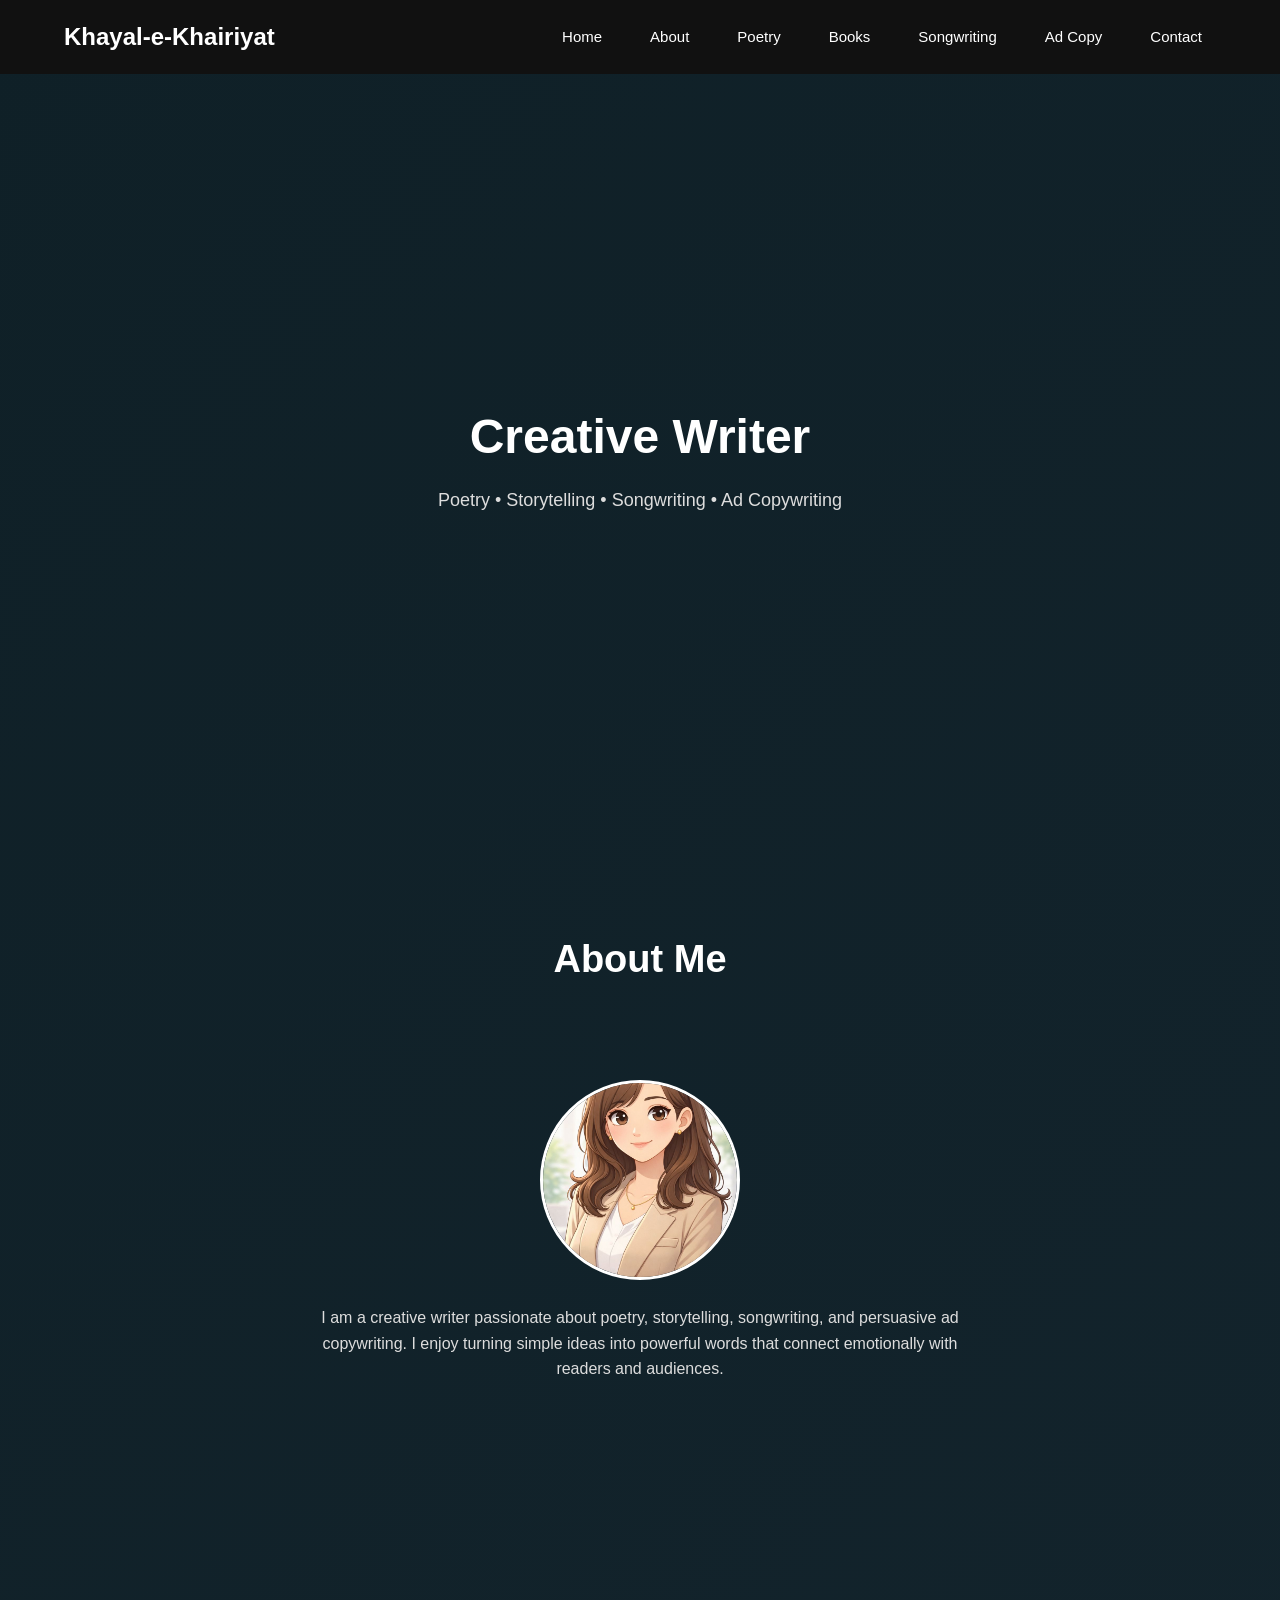
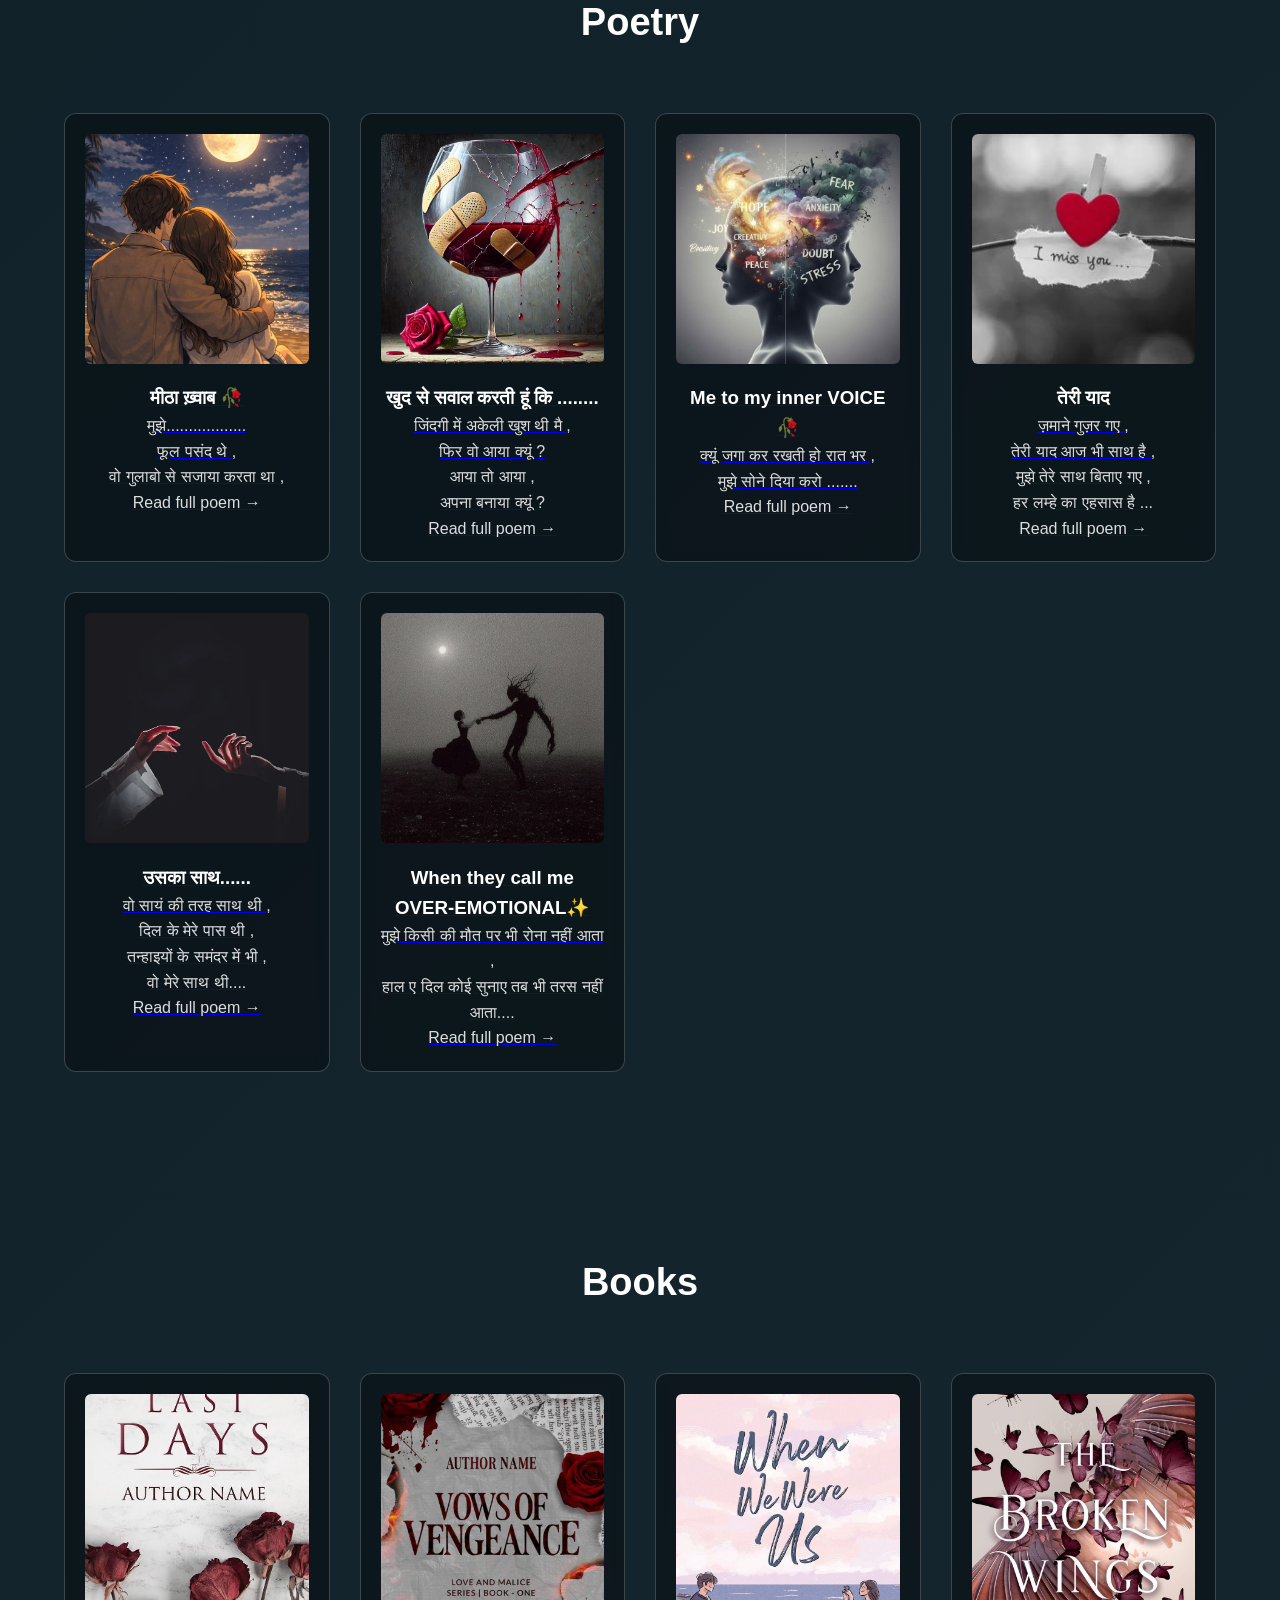
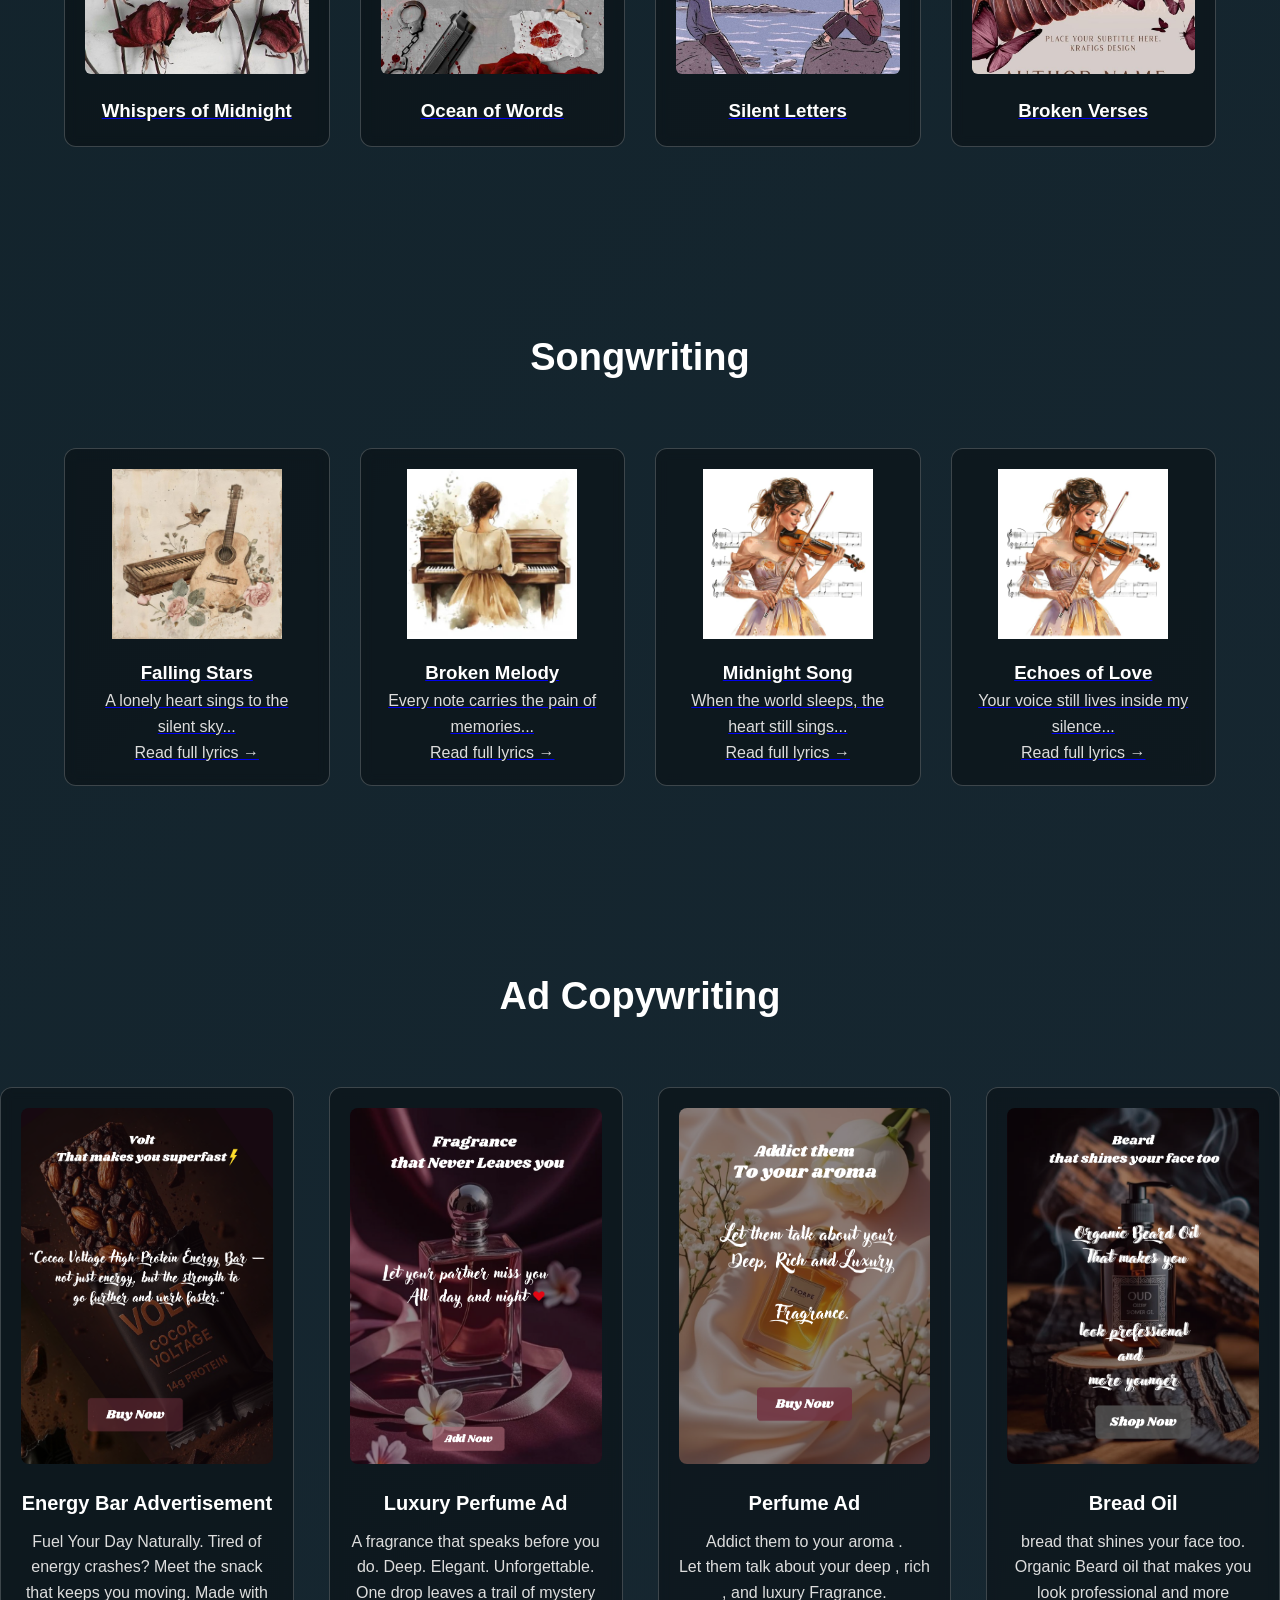
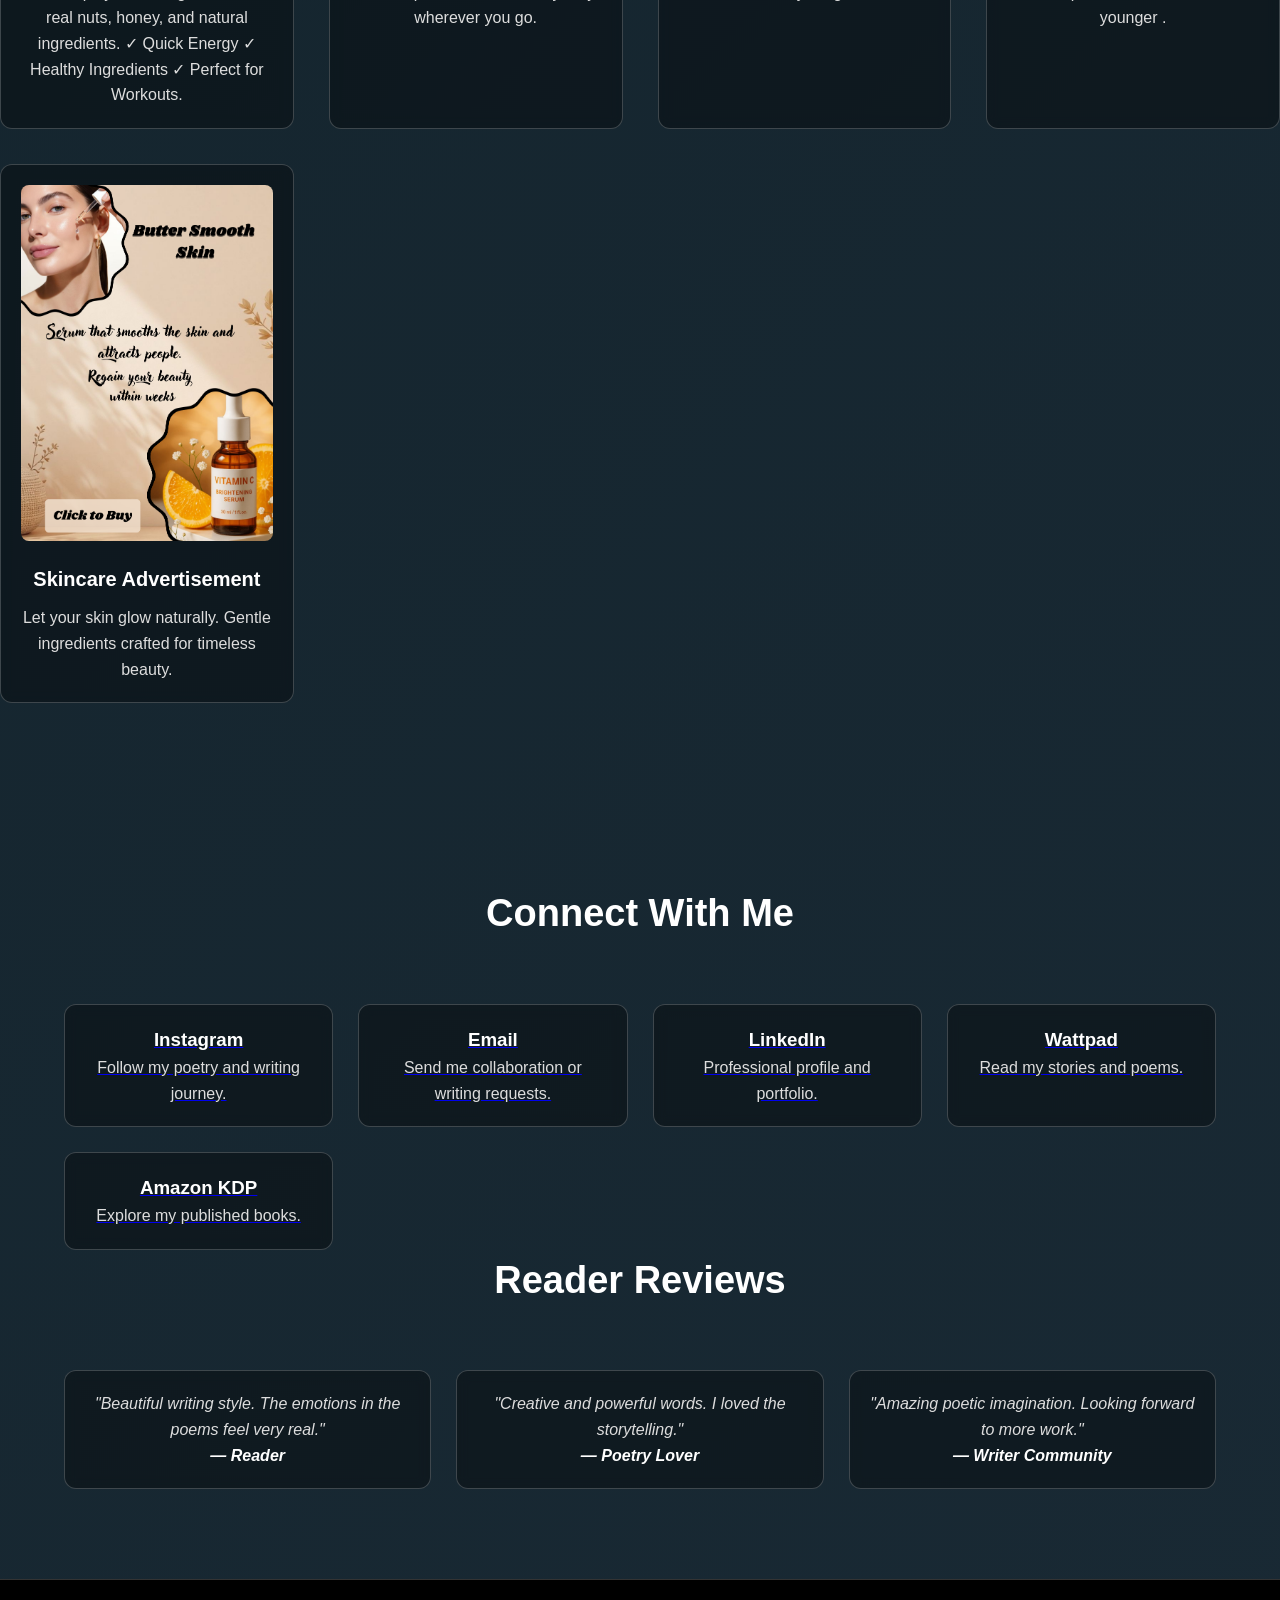
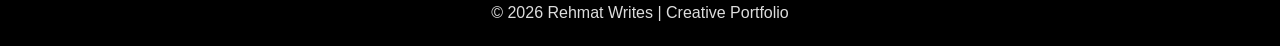
<file: index.html>
<!DOCTYPE html>
<html lang="en">
<head>
<meta charset="UTF-8">
<meta name="viewport" content="width=device-width, initial-scale=1.0">
<title>Creative Writer Portfolio</title>
<link rel="stylesheet" href="style.css">

<link href="https://fonts.googleapis.com/css2?family=Playfair+Display&display=swap" rel="stylesheet">
<link href="https://fonts.googleapis.com/css2?family=Playfair+Display:wght@400;600&display=swap" rel="stylesheet">

</head>

<body>

<header>
<div class="container nav">
<h2 class="logo">Khayal-e-Khairiyat</h2>

<ul class="nav-links">
<li><a href="#home">Home</a></li>
<li><a href="#about">About</a></li>
<li><a href="#poetry">Poetry</a></li>
<li><a href="#books">Books</a></li>
<li><a href="#songs">Songwriting</a></li>
<li><a href="#copywriting">Ad Copy</a></li>
<!-- <li><a href="#stories">Stories</a></li> -->
<li><a href="#contact">Contact</a></li>
</ul>
</div>
</header>

<!-- HOME -->

<section id="home" class="hero">
     <!-- <img src="my pics/꒰𝙰𝚒 𝙰𝚛𝚝꒱ Wallpaper.jpg"> -->
    
    <div class="hero-container">
    
    
    <div class="hero-text">
    <h1>Creative Writer</h1>
    <p>Poetry • Storytelling • Songwriting • Ad Copywriting</p>
    <!-- <a href="#contact" class="btn">Work With Me</a> -->
    </div>
    
    
    </div>
</section>



<!-- ABOUT -->

<section id="about">

    <!-- <img src="my pics/download (44).jpg" class="about-bg"> -->

<div class="container">

<h2>About Me</h2>

<div class="about-card">

    <img src="my pics/Neat professional anime girl!.jpg" class="about-img">
<p>
I am a creative writer passionate about poetry, storytelling,
songwriting, and persuasive ad copywriting. I enjoy turning
simple ideas into powerful words that connect emotionally
with readers and audiences.
</p>
</div>
</div>
</section>

<!-- POETRY -->
<!-- POETRY -->
<section id="poetry" class="gray">

<!-- <img src="my pics/download (48).jpg" class="poetry-bg"> -->

<div class="container">

<h2>Poetry</h2>

<div class="grid">

<a href="poetry.html#meetha-khwab" class="card poetry-card">

<img src="my pics/download (65).jpg" class="poetry-cover">

<h3>मीठा ख़्वाब 🥀</h3>
<p>
मुझे..................
<br>फूल पसंद थे ,
<br>वो गुलाबो से सजाया करता था ,
<br>
<span class="readmore">Read full poem →</span>
</p>

</a>

<a href="poetry.html#khud-se-sawal" class="card poetry-card">

<img src="my pics/Valentines.jpg" class="poetry-cover">

<h3>खुद से सवाल करती हूं कि ........</h3>
<p>
जिंदगी में अकेली खुश थी मै ,
<br>फिर वो आया क्यूं ?
<br>आया तो आया ,
<br>अपना बनाया क्यूं ?
<br>
<span class="readmore">Read full poem →</span>
</p>

</a>

<a href="poetry.html#inner-voice" class="card poetry-card">

<img src="my pics/download (67).jpg" class="poetry-cover">

<h3>Me to my inner VOICE 🥀</h3>
<p>
क्यूं जगा कर रखती हो रात भर ,
<br>मुझे सोने दिया करो .......
<br>
<span class="readmore">Read full poem →</span>
</p>

</a>

<a href="poetry.html#yaad" class="card poetry-card">

<img src="my pics/Missing You Quotes for Love, Friends and Family.jpg" class="poetry-cover">

<h3>तेरी याद</h3>
<p>
ज़माने गुज़र गए ,
 <br>तेरी याद आज भी साथ है ,
<br>मुझे तेरे साथ बिताए गए ,
 <br>हर लम्हे का एहसास है ...
<br>
<span class="readmore">Read full poem →</span>
</p>

</a>

<a href="poetry.html#uska-saath" class="card poetry-card">

<img src="my pics/download (68).jpg" class="poetry-cover">

<h3>उसका साथ......
</h3>
<p>
वो सायं की तरह साथ थी ,
<br>दिल के मेरे पास थी ,
<br>तन्हाइयों के समंदर में भी ,
<br>वो मेरे साथ थी....
<br>
<span class="readmore">Read full poem →</span>
</p>

</a>

<a href="poetry.html#over-emotional" class="card poetry-card">

<img src="my pics/download (66).jpg" class="poetry-cover">

<h3>When they call me OVER-EMOTIONAL✨</h3>
<p>
मुझे किसी की मौत पर  भी रोना नहीं आता ,
<br> हाल ए दिल कोई सुनाए तब भी तरस नहीं आता....
<br>
<span class="readmore">Read full poem →</span>
</p>

</a>

</div>
</div>
</section>


<!-- BOOKS -->

<section id="books">

<!-- <img src="my pics/download (58).jpg" class="books-bg"> -->

<div class="container">
<h2>Books</h2>

<div class="grid">

<a href="comingsoon.html" class="book-card">

    <img src="my pics/70 Books Everyone Should Read At Least Once.jpg" class="book-cover">
    <h3>Whispers of Midnight</h3>

</a>


<a href="comingsoon.html" class="book-card">


    <img src="my pics/Vows Of Vengeance.jpg" class="book-cover">
    <h3>Ocean of Words</h3>
</a>


<a href="comingsoon.html" class="book-card">


    <img src="my pics/When We Were Us.jpg" class="book-cover">
    <h3>Silent Letters</h3>
</a>

<a href="comingsoon.html" class="book-card">


    <img src="my pics/70 Books Everyone Should Ready At least Once, As Shared By People In This Online Thread.jpg" class="book-cover">
    <h3>Broken Verses</h3>
</a>


</div>
</div>

</section>

<!-- SONGWRITING -->


<!-- SONGWRITING -->

<section id="songs">

<!-- <img src="my pics/download (57).jpg" class="song-bg"> -->

<div class="container">

<h2>Songwriting</h2>

<div class="grid">

<a href="comingsoon.html" class="card song-card">


    <img src="my pics/Instrumental for any occasion.jpg" class="song-cover">
    
    <h3>Falling Stars</h3>
    <p>
    A lonely heart sings to the silent sky...
    <br>
    <span class="readmore">Read full lyrics →</span>
    </p>
</a>





<a href="comingsoon.html" class="card song-card">

<img src="my pics/Girl playing piano.jpg" class="song-cover">

<h3>Broken Melody</h3>

<p>
Every note carries the pain of memories...
<br>
<span class="readmore">Read full lyrics →</span>
</p>

</a>

<a href="comingsoon.html" class="card song-card">

<img src="my pics/Elegant Violinist Clipart.jpg" class="song-cover">

<h3>Midnight Song</h3>

<p>
When the world sleeps, the heart still sings...
<br>
<span class="readmore">Read full lyrics →</span>
</p>

</a>

<a href="comingsoon.html" class="card song-card">

<img src="my pics/Elegant Violinist Clipart.jpg" class="song-cover">

<h3>Echoes of Love</h3>

<p>
Your voice still lives inside my silence...
<br>
<span class="readmore">Read full lyrics →</span>
</p>

</a>

</div>

</div>

</section>


<!-- COPYWRITING -->

<section id="copywriting" class="ad-section">
  <h2>Ad Copywriting</h2>

  <div class="ad-container">

    <!-- Ad 1 -->
    <div class="ad-card">
      <img src="my pics/4.png" alt="">
      <h3>Energy Bar Advertisement</h3>
      <p>
        Fuel Your Day Naturally. Tired of energy crashes? Meet the snack that keeps you moving.
        Made with real nuts, honey, and natural ingredients.
        ✓ Quick Energy ✓ Healthy Ingredients ✓ Perfect for Workouts.
      </p>
    </div>

    <!-- Ad 2 -->
    <div class="ad-card">
      <img src="my pics/1.png" alt="">
      <h3>Luxury Perfume Ad</h3>
      <p>
        A fragrance that speaks before you do. Deep. Elegant. Unforgettable.
        One drop leaves a trail of mystery wherever you go.
      </p>
    </div>

    <!-- Ad 3 -->
    <div class="ad-card">
      <img src="my pics/2.png" alt="">
      <h3>Perfume Ad</h3>
      <p>
        Addict them to your aroma .
        <br>Let them talk about your deep , rich , and  luxury Fragrance.
      </p>
    </div>

    <!-- Ad 4 -->
    <div class="ad-card">
      <img src="my pics/3.png" alt="">
      <h3>Bread Oil</h3>
      <p>
       bread that shines your face too.
       <br>Organic Beard oil that makes you look professional and more younger .
      </p>
    </div>

    <!-- Ad 5 -->
    <div class="ad-card">
      <img src="my pics/5.png" alt="">
      <h3>Skincare Advertisement</h3>
      <p>
        Let your skin glow naturally. Gentle ingredients crafted
        for timeless beauty.
      </p>
    </div>

  </div>
</section>





<!-- STORIES -->


<!-- CONTACT -->

<section id="contact">

<div class="container">

<h2>Connect With Me</h2>

<div class="contact-grid">

<a href="https://instagram.com/khayal_e_khairiyat" target="_blank" class="contact-card">
<h3>Instagram</h3>
<p>Follow my poetry and writing journey.</p>
</a>

<a href="mailto:r.rehmatsheikhofficial@gmail.com" class="contact-card">
<h3>Email</h3>
<p>Send me collaboration or writing requests.</p>
</a>

<a href="www.linkedin.com/in/khayal-e-khairiyat" target="_blank" class="contact-card">
<h3>LinkedIn</h3>
<p>Professional profile and portfolio.</p>
</a>

<a href="https://wattpad.com" target="_blank" class="contact-card">
<h3>Wattpad</h3>
<p>Read my stories and poems.</p>
</a>

<a href="https://amazon.com" target="_blank" class="contact-card">
<h3>Amazon KDP</h3>
<p>Explore my published books.</p>
</a>

</div>


<h2 class="review-title">Reader Reviews</h2>

<div class="review-grid">

<div class="review-card">
<p>
"Beautiful writing style. The emotions in the poems feel very real."
</p>
<h4>— Reader</h4>
</div>

<div class="review-card">
<p>
"Creative and powerful words. I loved the storytelling."
</p>
<h4>— Poetry Lover</h4>
</div>

<div class="review-card">
<p>
"Amazing poetic imagination. Looking forward to more work."
</p>
<h4>— Writer Community</h4>
</div>

</div>

</div>

</section>

<footer>
<p>© 2026 Rehmat Writes | Creative Portfolio</p>
</footer>

</body>
</html>
</file>
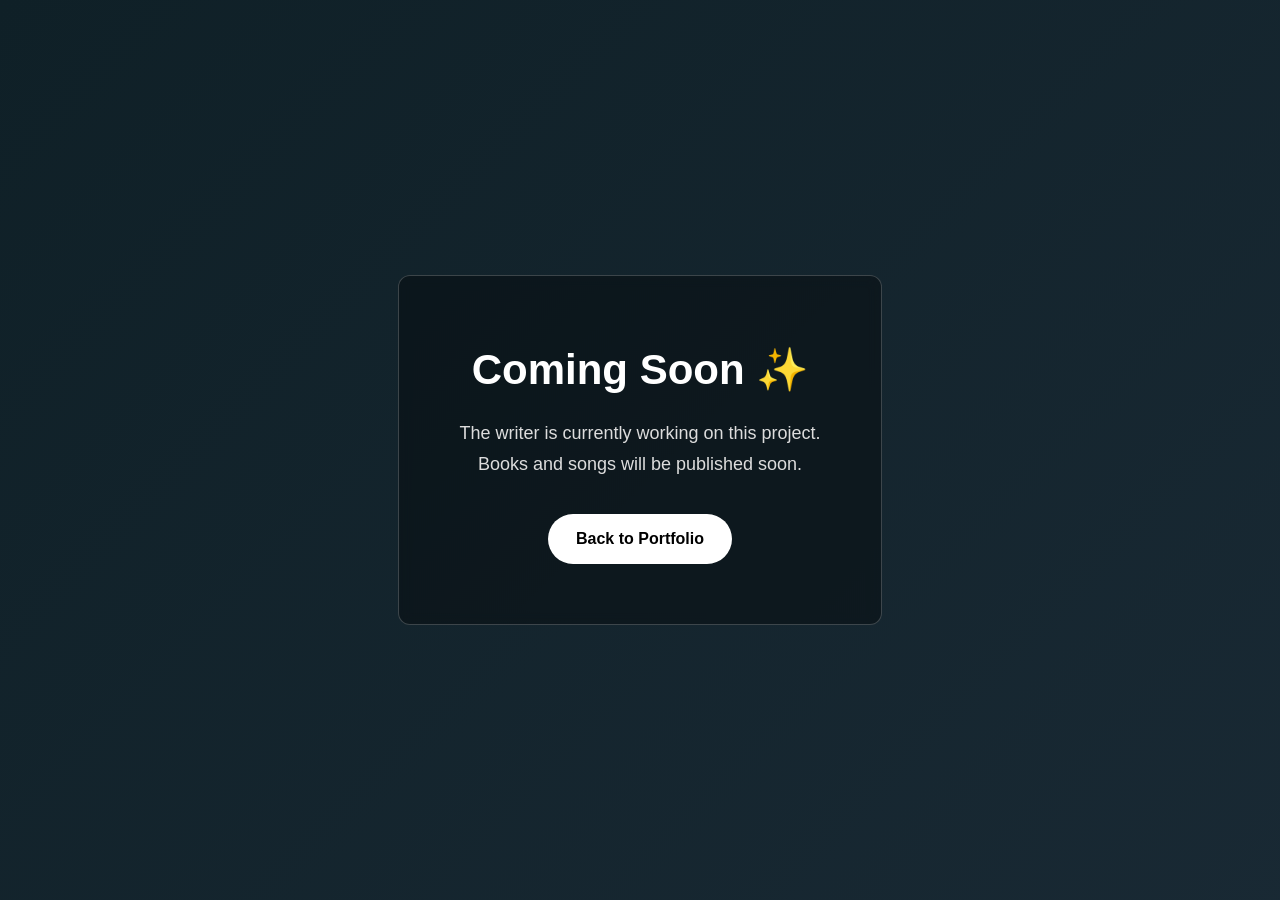
<file: comingsoon.html>
<!DOCTYPE html>
<html lang="en">

<head>

<meta charset="UTF-8">
<meta name="viewport" content="width=device-width, initial-scale=1.0">

<title>Coming Soon</title>

<link rel="stylesheet" href="style.css">

<style>

/* Center page */

.comingsoon-page{

height:100vh;

display:flex;

justify-content:center;

align-items:center;

text-align:center;

}

/* Message Box */

.comingsoon-box{

background:rgba(0,0,0,0.35);

backdrop-filter:blur(6px);

border:1px solid rgba(255,255,255,0.2);

padding:60px;

border-radius:12px;

max-width:520px;

transition:0.35s;

}

/* Hover Effect (same style as other cards) */

.comingsoon-box:hover{

transform:translateY(-10px) scale(1.04);

box-shadow:0 15px 35px rgba(255,255,255,0.15);

border-color:rgba(255,255,255,0.4);

}

/* Title */

.comingsoon-box h1{

font-size:42px;

margin-bottom:15px;

}

/* Text */

.comingsoon-box p{

color:#ddd;

font-size:18px;

margin-bottom:35px;

line-height:1.7;

}

/* Button */

.back-btn{

display:inline-block;

padding:12px 28px;

background:white;

color:black;

text-decoration:none;

border-radius:25px;

font-weight:bold;

transition:0.3s;

}

/* Button Hover */

.back-btn:hover{

background:#ddd;

transform:scale(1.05);

}

</style>

</head>

<body>

<div class="comingsoon-page">

<div class="comingsoon-box">

<h1>Coming Soon ✨</h1>

<p>
The writer is currently working on this project.<br>
Books and songs will be published soon.
</p>

<a href="index.html" class="back-btn">Back to Portfolio</a>

</div>

</div>

</body>

</html>
</file>
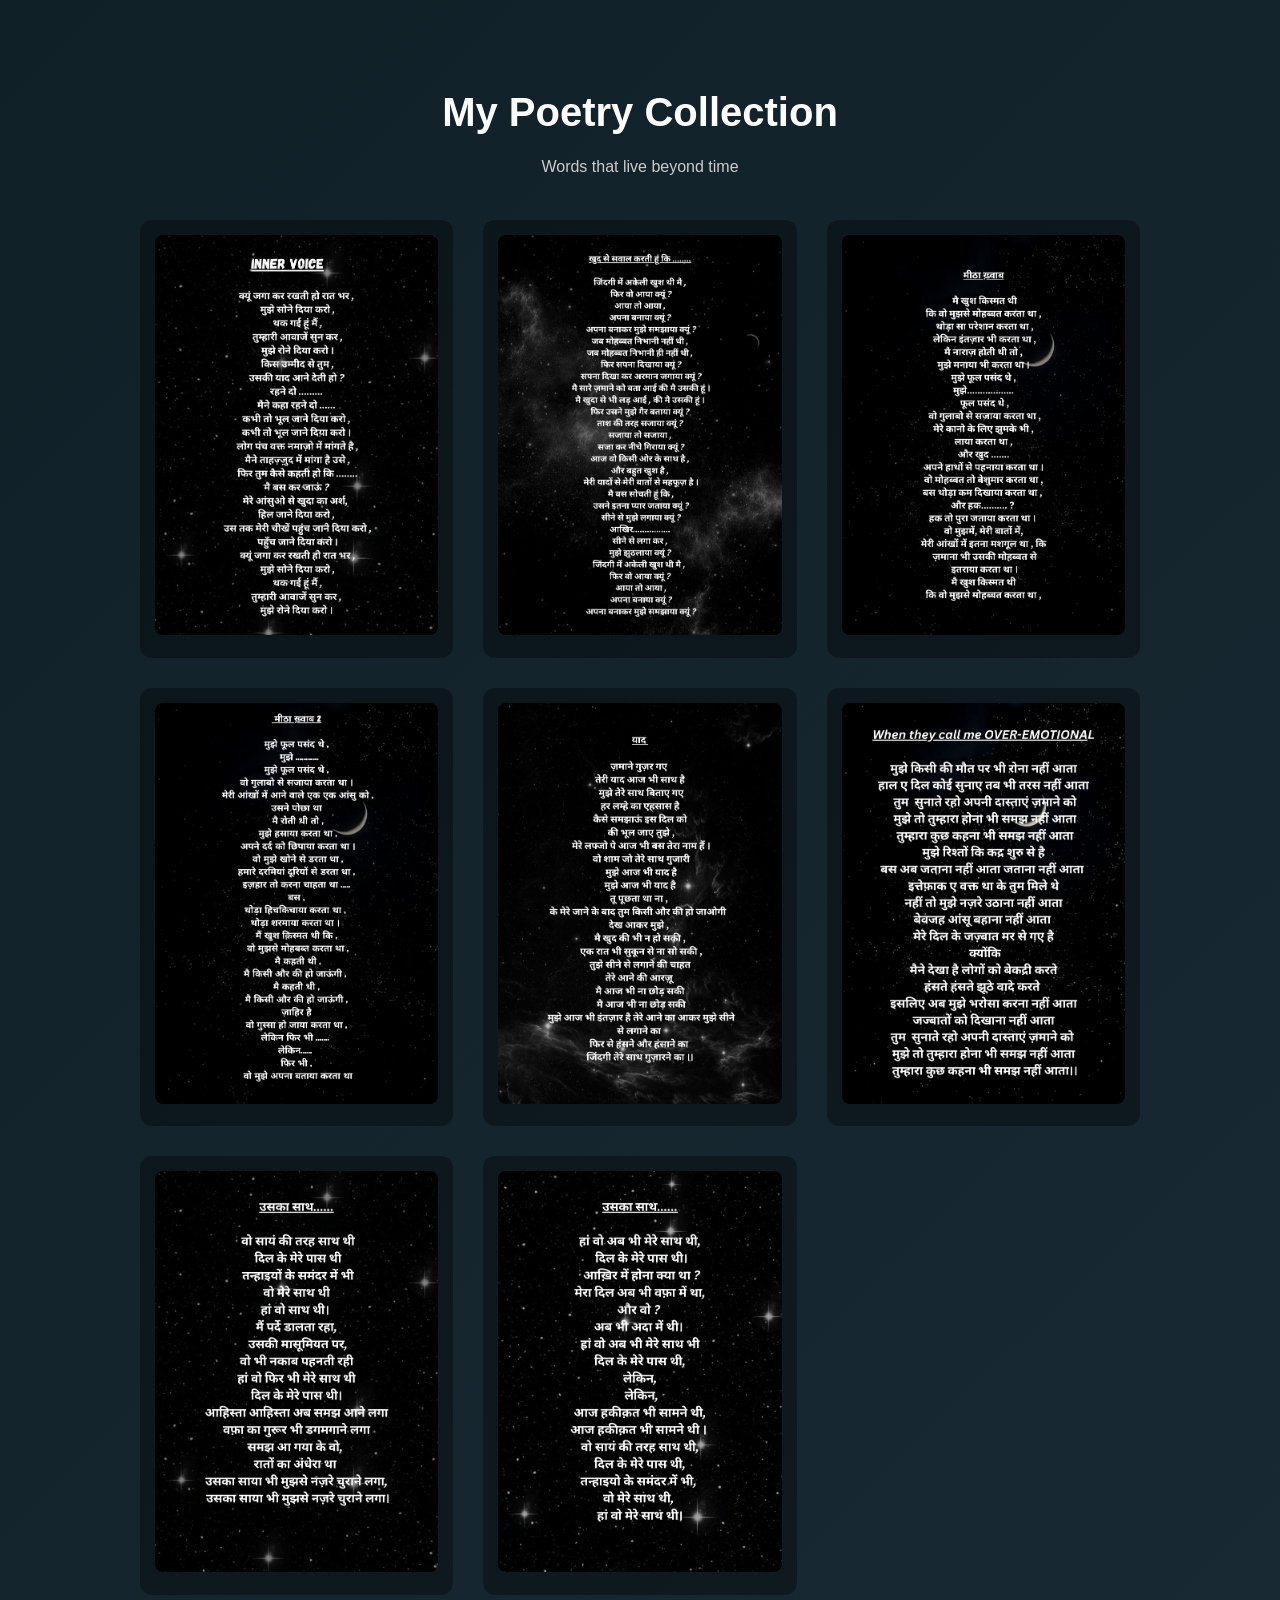
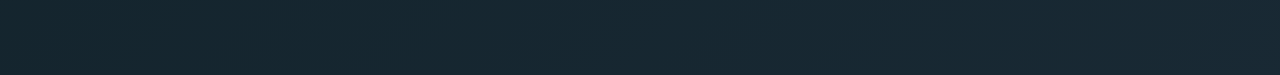
<file: poetry.html>
<!DOCTYPE html>
<html lang="en">
<head>
<meta charset="UTF-8">
<meta name="viewport" content="width=device-width, initial-scale=1.0">
<title>My Poetry</title>
<link rel="stylesheet" href="style.css">
</head>

<body>

<section class="poetry-page">

<h1 class="poetry-title">My Poetry Collection</h1>
<p class="poetry-subtitle">Words that live beyond time</p>

<div class="poetry-gallery">

<div class="poetry-item " id="inner-voice">
<img src="my pics/inner voice.png">
</div>

<div class="poetry-item" id="khud-se-sawal">
<img src="my pics/sawal.png">
</div>

<div class="poetry-item" id="meetha-khwab">
<img src="my pics/meetha khawab.png">
</div>

<div class="poetry-item" id="meetha-khwab2">
<img src="my pics/meetha khwab 2.png">
</div>

<div class="poetry-item" id="yaad">
<img src="my pics/yaad.png">
</div>

<div class="poetry-item" id="over-emotional">
<img src="my pics/over-emotional.png">
</div>

<div class="poetry-item" id="uska-saath">
<img src="my pics/uska-saath.png">
</div>


<div class="poetry-item" id="uska-saath2">
<img src="my pics/uska-saath2.png">
</div>



</div>


</div>

</section>

</body>
</html>
</file>
<file: style.css>
/* ============================= */
/* GLOBAL */
/* ============================= */

*{
margin:0;
padding:0;
box-sizing:border-box;
font-family:Arial, sans-serif;
}

html{
scroll-behavior:smooth;
}

body{
background:linear-gradient(135deg,#0f2027,#1c2c38,#2c5364,#3a4f5f);
background-size:400% 400%;
animation:poeticBG 20s ease infinite;
color:#fff;
line-height:1.6;
}

.container{
width:90%;
max-width:1200px;
margin:auto;
}

section{
padding:90px 0;
scroll-margin-top:90px;
}

h1,h2,h3{
color:white;
}

p{
color:#ddd;
}

section h2{
text-align:center;
font-size:38px;
margin-bottom:60px;
}

/* ============================= */
/* NAVBAR */
/* ============================= */

header{
background:#111;
position:sticky;
top:0;
z-index:1000;
}

.nav{
display:flex;
justify-content:space-between;
align-items:center;
flex-wrap:wrap;
padding:18px 0;
}

.logo{
font-size:24px;
font-weight:600;
}

.nav-links{
display:flex;
list-style:none;
flex-wrap:wrap;
}

.nav-links li{
margin-left:20px;
}

.nav-links a{
text-decoration:none;
color:white;
padding:8px 14px;
border-radius:20px;
transition:0.3s;
font-size:15px;
}

.nav-links a:hover{
background:white;
color:black;
}

/* ============================= */
/* HERO */
/* ============================= */

.hero{
min-height:85vh;
display:flex;
align-items:center;
justify-content:center;
text-align:center;
padding:40px 20px;
}

.hero-text h1{
font-size:48px;
margin-bottom:10px;
}

.hero-text p{
font-size:18px;
}

/* ============================= */
/* GRID */
/* ============================= */

.grid{
display:grid;
grid-template-columns:repeat(auto-fit,minmax(260px,1fr));
gap:30px;
}

/* ============================= */
/* UNIVERSAL CARD STYLE */
/* ============================= */

.card,
.book-card,
.song-card,
.poetry-card,
.ad-card,
.contact-card,
.review-card{

background:rgba(0,0,0,0.35);
backdrop-filter:blur(6px);
border:1px solid rgba(255,255,255,0.2);
border-radius:12px;
padding:20px;
text-align:center;
transition:0.35s;
}

.card:hover,
.book-card:hover,
.song-card:hover,
.poetry-card:hover,
.ad-card:hover,
.contact-card:hover,
.review-card:hover{

transform:translateY(-6px) scale(1.03);

box-shadow:
0 10px 25px rgba(255,215,0,0.35),
0 0 20px rgba(255,215,0,0.25);
}

/* ============================= */
/* ABOUT */
/* ============================= */

/* .about-card{
display:flex;
align-items:center;
gap:40px;
max-width:900px;
margin:auto;
padding:30px;
flex-wrap:wrap;
text-align:left;
}

.about-img{
width:200px;
height:200px;
border-radius:50%;
object-fit:cover;
border:3px solid white;
} */



/* ABOUT */

.about-card{
display:flex;
flex-direction:column;
align-items:center;
text-align:center;
gap:25px;
max-width:750px;
margin:auto;
padding:30px;
}

.about-img{
width:200px;
height:200px;
border-radius:50%;
object-fit:cover;
border:3px solid white;
display:block;
margin:auto;
}

/* ============================= */
/* POETRY */
/* ============================= */

.poetry-cover{
width:100%;
height:230px;
object-fit:cover;
border-radius:6px;
margin-bottom:12px;
}

/* ============================= */
/* BOOKS */
/* ============================= */

.book-cover{
width:100%;
height:280px;
object-fit:cover;
border-radius:6px;
margin-bottom:15px;
}

/* ============================= */
/* SONGS */
/* ============================= */

.song-cover{
width:100%;
height:170px;
object-fit:contain;
border-radius:6px;
margin-bottom:12px;
}

/* ============================= */
/* COPYWRITING */
/* ============================= */

.ad-container{
display:grid;
grid-template-columns:repeat(auto-fit,minmax(260px,1fr));
gap:35px;
}

.ad-card img{
width:100%;
border-radius:8px;
margin-bottom:15px;
}

.ad-card h3{
font-size:20px;
margin-bottom:10px;
}

/* ============================= */
/* CONTACT */
/* ============================= */

.contact-grid{
display:grid;
grid-template-columns:repeat(auto-fit,minmax(220px,1fr));
gap:25px;
margin-top:40px;
}

/* ============================= */
/* REVIEWS */
/* ============================= */

.review-grid{
display:grid;
grid-template-columns:repeat(auto-fit,minmax(250px,1fr));
gap:25px;
margin-top:60px;
}

.review-card{
font-style:italic;
}

/* ============================= */
/* FOOTER */
/* ============================= */

footer{
background:#000;
text-align:center;
padding:20px;
border-top:1px solid #333;
}

/* ============================= */
/* MOBILE RESPONSIVE */
/* ============================= */

@media (max-width:900px){

.hero-text h1{
font-size:40px;
}

.about-card{
flex-direction:column;
text-align:center;
}

.about-img{
margin-bottom:15px;
}

}

@media (max-width:600px){

.nav{
flex-direction:column;
align-items:flex-start;
}

.nav-links{
flex-direction:column;
width:100%;
margin-top:10px;
}

.nav-links li{
margin:6px 0;
}

.hero-text h1{
font-size:32px;
}

.hero-text p{
font-size:16px;
}

section{
padding:70px 0;
}

}

/* ============================= */
/* ANIMATIONS */
/* ============================= */

@keyframes poeticBG{

0%{background-position:0% 50%;}
50%{background-position:100% 50%;}
100%{background-position:0% 50%;}

}


/* ============================= */
/* POETRY PAGE */
/* ============================= */

.poetry-page{
padding:80px 20px;
text-align:center;
}

.poetry-title{
font-size:40px;
margin-bottom:10px;
}

.poetry-subtitle{
color:#ccc;
margin-bottom:40px;
}

.poetry-gallery{
display:grid;
grid-template-columns:repeat(auto-fit,minmax(280px,1fr));
gap:30px;
max-width:1000px;
margin:auto;
}

.poetry-item{
background:rgba(0,0,0,0.35);
padding:15px;
border-radius:12px;
}

.poetry-item img{
width:100%;
max-height:420px;
object-fit:contain;
border-radius:8px;
}
</file>
